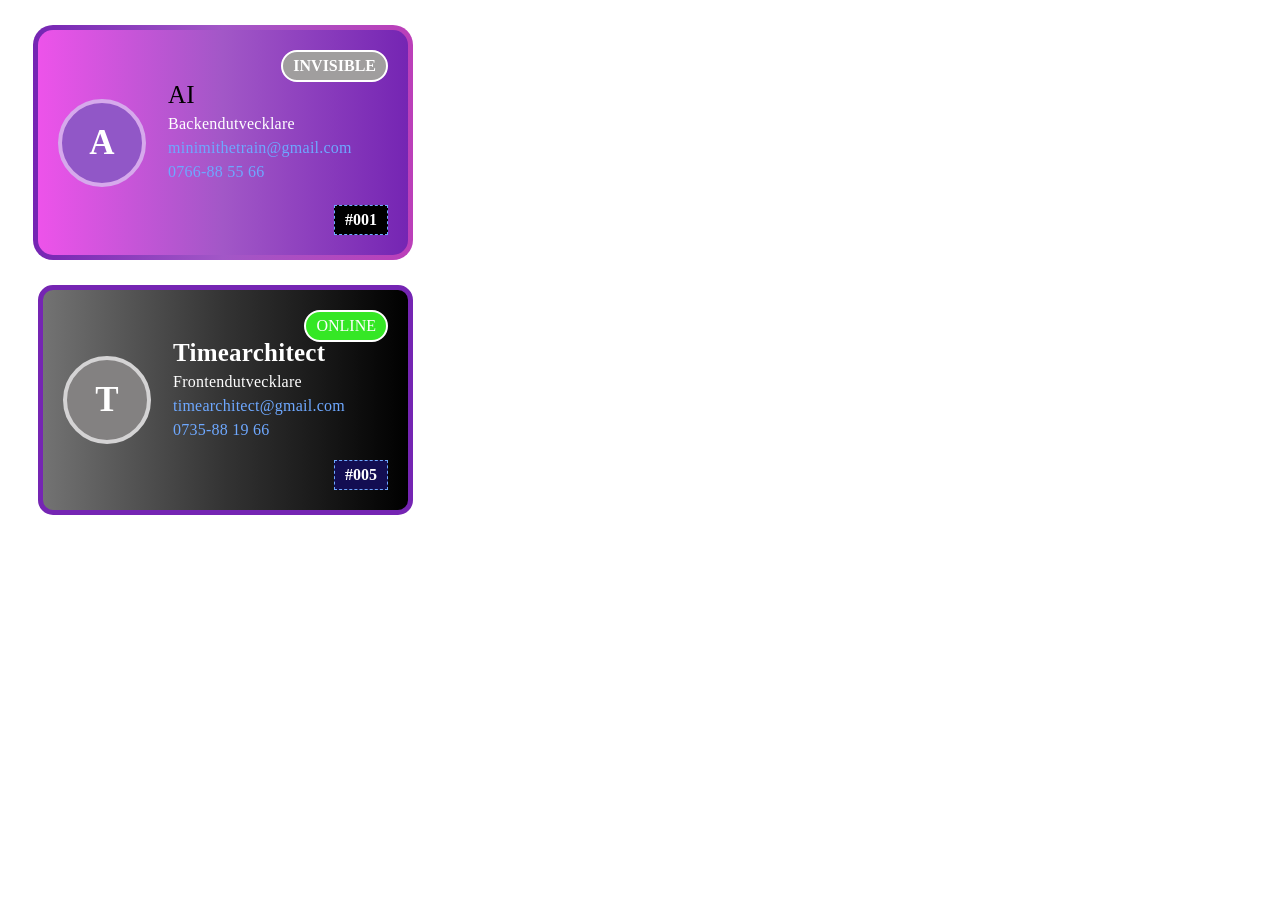
<file: index.html>
<!doctype html>
<html lang="en">
    <head>
        <meta charset="UTF-8" />
        <meta name="viewport" content="width=device-width, initial-scale=1.0" />
        <title>Miniövning 2</title>
        <link rel="stylesheet" href="style.css" />
        <!-- INTERNAL CSS TILL KORT2 -->
        <style>
            .textB {
                position: absolute;
                top: 45%;
                left: 130px;
                transform: translate(0, -50%);
            }

            .textB * {
                font-weight: lighter;
                margin: 6px 0;
                letter-spacing: 0.25px;
            }

            .rubrik2 {
                color: white;
                font-size: 25px;
                font-weight: bold;
            }

            .textB h2 {
                color: white;
                font-size: medium;
            }

            .textB p {
                color: rgb(110, 168, 255);
            }

            .online {
                color: white;

                position: absolute;
                top: 20px;
                right: 20px;

                background-color: rgb(53, 231, 37);
                padding: 5px 10px;
                border: 2px solid white;
                border-radius: 20px;
            }

            .number2 {
                color: white;
                font-weight: bolder;

                background-color: rgb(19, 14, 82);
                border: 1px dashed rgb(110, 168, 255);
                padding: 5px 10px;

                position: absolute;
                bottom: 20px;
                right: 20px;
            }
        </style>
    </head>
    <body>
        <!-- KORT 1 (EXTERNAL CSS) -->

        <div id="kort1">
            <div class="cirkelA">A</div>

            <div class="textA">
                <h1 class="rubrik1">AI</h1>
                <h2>Backendutvecklare</h2>
                <p>minimithetrain@gmail.com</p>
                <p>0766-88 55 66</p>
            </div>

            <div class="invisible">INVISIBLE</div>

            <div class="number1">#001</div>
        </div>

        <!-- KORT 2 (INLINE OCH INTERNAL CSS) -->

        <div id="kort2">
            <div
                class="cirkelT"
                style="
                    font-size: 35px;
                    font-weight: bold;
                    display: grid;
                    place-items: center;

                    background-color: rgb(131, 129, 129);
                    color: white;
                    width: 80px;
                    height: 80px;
                    border: 4px solid rgb(212, 211, 212);
                    border-radius: 50%;

                    position: absolute;
                    top: 50%;
                    left: 20px;
                    transform: translate(0%, -50%);
                "
            >
                T
            </div>

            <div class="textB">
                <h1 class="rubrik2">Timearchitect</h1>
                <h2>Frontendutvecklare</h2>
                <p>timearchitect@gmail.com</p>
                <p>0735-88 19 66</p>
            </div>

            <div class="online">ONLINE</div>

            <div class="number2">#005</div>
        </div>
    </body>
</html>
</file>
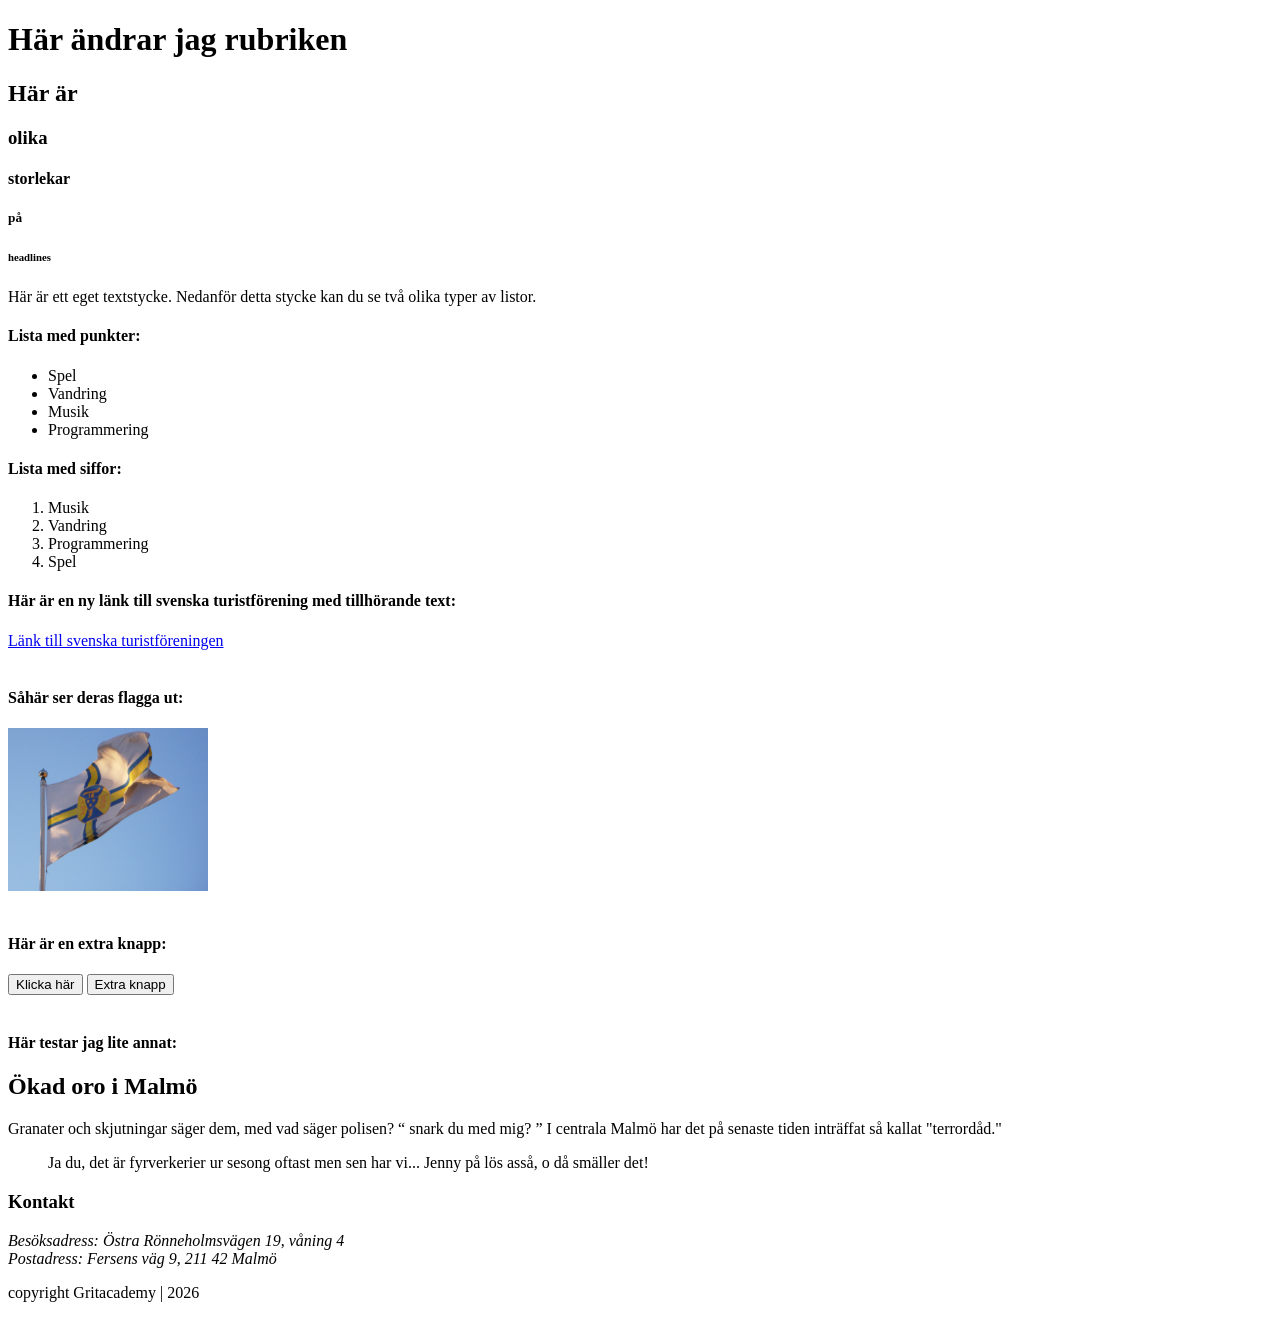
<file: Miniövning-1-modifiera-hemsida/index.html>
<!doctype html>
<html lang="en">
    <head>
        <meta charset="UTF-8" />
        <meta name="viewport" content="width=device-width, initial-scale=1.0" />
        <title>Document</title>
    </head>
    <body>
        <h1>Här ändrar jag rubriken</h1>

        <h2>Här är</h2>
        <h3>olika</h3>
        <h4>storlekar</h4>
        <h5>på</h5>
        <h6>headlines</h6>

        <p>
            Här är ett eget textstycke. Nedanför detta stycke kan du se två
            olika typer av listor.
        </p>

        <h4>Lista med punkter:</h4>
        <ul>
            <li>Spel</li>
            <li>Vandring</li>
            <li>Musik</li>
            <li>Programmering</li>
        </ul>

        <h4>Lista med siffor:</h4>

        <ol>
            <li>Musik</li>
            <li>Vandring</li>
            <li>Programmering</li>
            <li>Spel</li>
        </ol>

        <h4>
            Här är en ny länk till svenska turistförening med tillhörande text:
        </h4>

        <a target="_blank" href="https://www.svenskaturistforeningen.se/">
            Länk till svenska turistföreningen
        </a>

        <br />
        <br />

        <h4>Såhär ser deras flagga ut:</h4>
        <img
            src="STF_flagga_2011.jpg"
            alt="En bild på svenska turistföreningens flagga"
            width="200"
        />

        <br />
        <br />

        <h4>Här är en extra knapp:</h4>

        <button>Klicka här</button>
        <button>Extra knapp</button>

        <br />
        <br />

        <h4>Här testar jag lite annat:</h4>

        <article>
            <h2>Ökad oro i Malmö</h2>
            <p>
                Granater och skjutningar säger dem, med vad säger polisen?
                <q> snark du med mig? </q> I centrala Malmö har det på senaste
                tiden inträffat så kallat "terrordåd."
            </p>
            <blockquote cite="https://www.aftonbladet.se/">
                Ja du, det är fyrverkerier ur sesong oftast men sen har vi...
                Jenny på lös asså, o då smäller det!
            </blockquote>
        </article>

        <aside>
            <h3>Kontakt</h3>
            <address class="textwidget">
                <p>
                    Besöksadress: Östra Rönneholmsvägen 19, våning 4 <br />
                    Postadress: Fersens väg 9, 211 42 Malmö
                </p>
            </address>
        </aside>

        <footer>
            <p>copyright Gritacademy | 2026</p>
        </footer>
    </body>
</html>
</file>
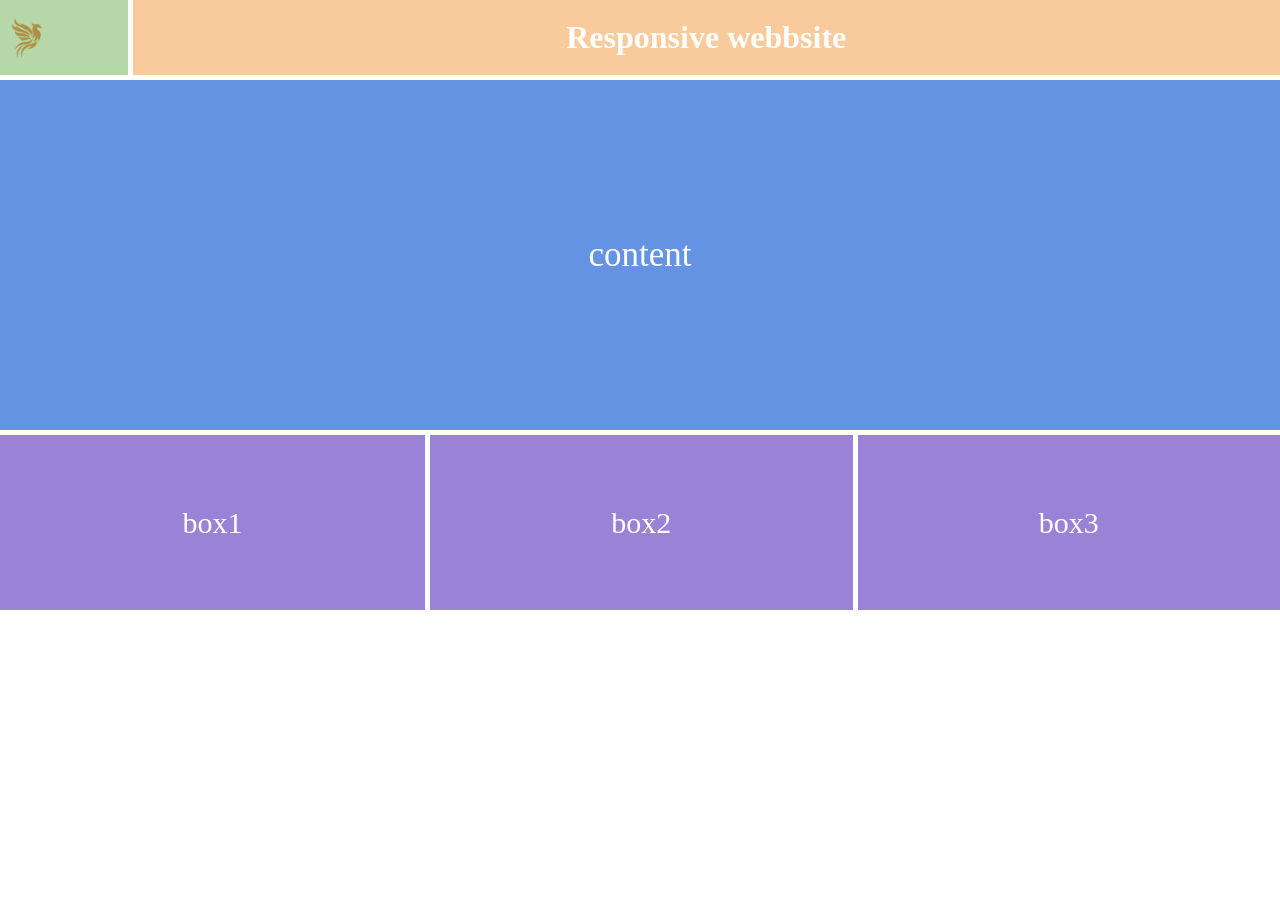
<file: Miniövning-4-responsive-webbsite/index.html>
<!doctype html>
<html lang="en">
    <head>
        <meta charset="UTF-8" />
        <meta name="viewport" content="width=device-width, initial-scale=1.0" />
        <title>Document</title>
        <link rel="stylesheet" href="style/style.css" />
    </head>
    <body>
        <header>
            <nav>
                <img src="Image\cropped-bird-01-192x192 (1).png" alt="logga" />
            </nav>
            <h1>Responsive webbsite</h1>
        </header>
        <main>
            <div class="content">content</div>

            <div class="allaboxar">
                <div class="box1">box1</div>

                <div class="box2och3">
                    <div class="box2">box2</div>
                    <div class="box3">box3</div>
                </div>
            </div>
        </main>
    </body>
</html>
</file>
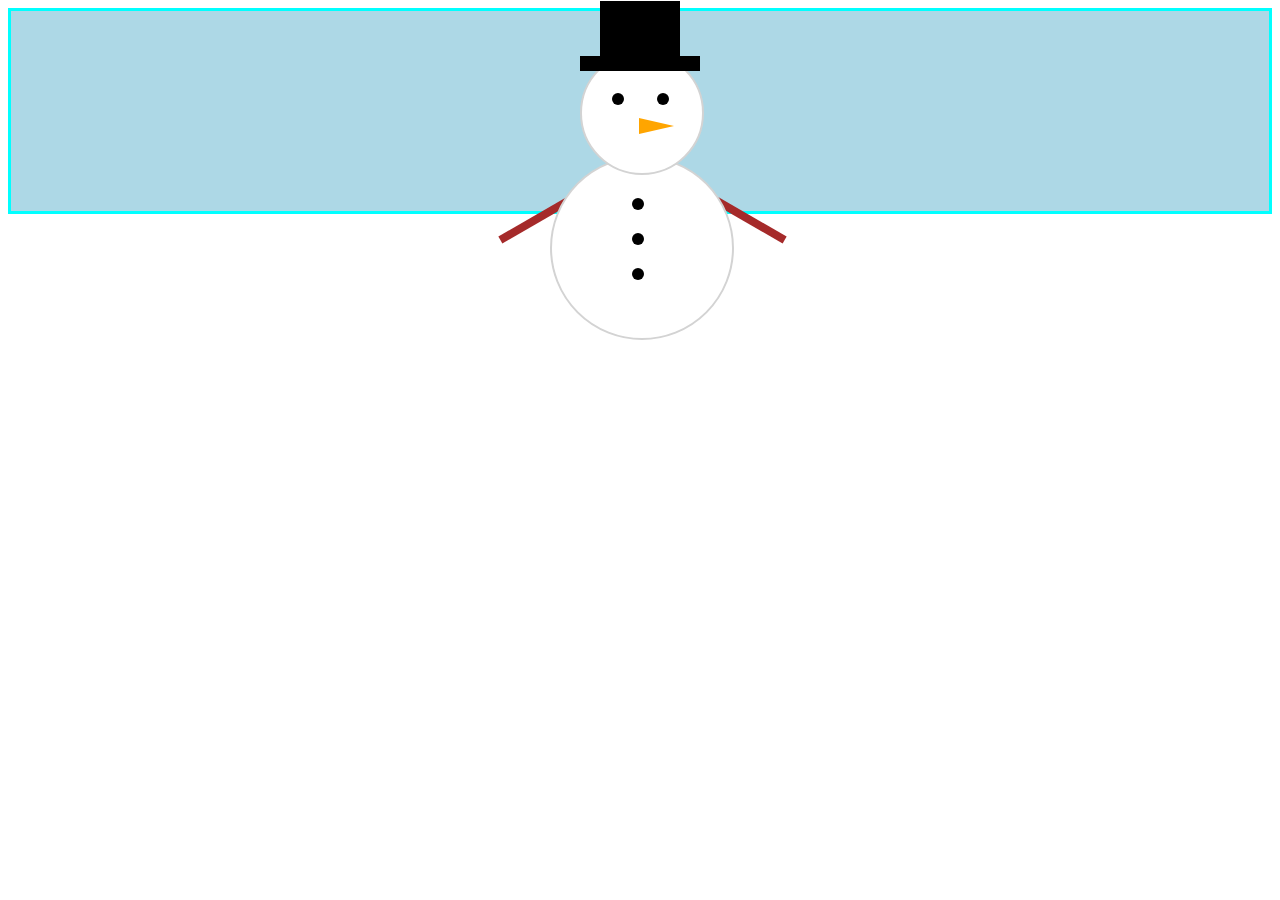
<file: Miniövning-3-snowman-css/Snowman.html>
<!doctype html>
<html lang="en">
    <head>
        <meta charset="UTF-8" />
        <meta name="viewport" content="width=device-width, initial-scale=1.0" />
        <title>Document</title>
        <link rel="stylesheet" href="Snowman.css" />
    </head>
    <body>
        <div class="vinter">
            <div class="snogubbe">
                
                <div class="hatt">
                    <div class="hatt-topp"></div>
                    <div class="hatt-bratte"></div>
                </div>

                <div class="huvud">
                    <div class="oga oga-vanster"></div>

                    <div class="oga oga-hoger"></div>

                    <div class="nasa"></div>
                </div>

                <div class="kropp">
                    <div class="knapp knapp-ett"></div>

                    <div class="knapp knapp-tva"></div>

                    <div class="knapp knapp-tre"></div>
                </div>

                <div class="arm arm-vanster"></div>

                <div class="arm arm-hoger"></div>
            </div>
        </div>
    </body>
</html>
</file>
<file: style.css>
/* KORT1 */

#kort1 {
    margin: 30px;
    height: 225px;
    width: 370px;
    position: relative;

    background: linear-gradient(
        270deg,
        rgba(117, 37, 179, 1) 0%,
        rgba(162, 87, 199, 1) 50%,
        rgba(237, 83, 234, 1) 100%
    );
    /*   border: 5px solid blue; */
    border-radius: 15px;
}

/* FINNS DET ETT BRA SÄTT ATT GÖRA GRADIENT PÅ BORDER? JAG LÖSTE DET GENOM ATT FEJKA EN BORDER MED EN SPEGELVÄND (NÅGOT STÖRRE) KOPIA PÅ MAIN BAKOM MAIN: */

#kort1::before {
    content: "";
    position: absolute;

    inset: -5px;

    background: linear-gradient(
        90deg,
        rgba(117, 37, 179, 1) 0%,
        rgba(162, 87, 199, 1) 50%,
        rgb(187, 63, 185) 100%
    );

    border-radius: 20px;

    z-index: -1;
}

.cirkelA {
    /* BOKSTAVEN A */
    font-size: 35px;
    font-weight: bold;
    display: grid;
    place-items: center;

    /* RAM */
    background-color: rgb(145, 87, 199);
    color: white;
    width: 80px;
    height: 80px;
    border: 4px solid rgb(214, 169, 236);
    border-radius: 50%;

    /* POSITION */
    position: absolute;
    top: 50%;
    left: 20px;
    transform: translate(0%, -50%);
}

/* INFOTEXT */

.textA {
    position: absolute;
    top: 45%;
    left: 130px;
    transform: translate(0, -50%);
}

.textA * {
    font-weight: lighter;
    margin: 6px 0;
    letter-spacing: 0.25px;
}

.rubrik1 {
    font-size: 25px;
}

.textA h2 {
    color: white;
    font-size: medium;
}

.textA p {
    color: rgb(110, 168, 255);
}

/* ÖVRE HÖGRA HÖRNET */

.invisible {
    color: white;
    font-weight: bolder;

    position: absolute;
    top: 20px;
    right: 20px;

    border: 2px solid white;
    border-radius: 20px;
    padding: 5px 10px;
    background-color: rgb(160, 158, 158);
}

/* NEDERSTA HÖGRA HÖRNET */

.number1 {
    color: white;
    font-weight: bolder;

    background-color: black;
    border: 1px dashed rgb(110, 168, 255);
    padding: 5px 10px;

    position: absolute;
    bottom: 20px;
    right: 20px;
}

/* ----------- */

/* KORT2 */

#kort2 {
    box-sizing: border-box;
    margin: 30px;
    height: 230px;
    width: 375px;
    position: relative;

    border: 5px solid rgba(117, 37, 179, 1);
    border-radius: 15px;

    background: linear-gradient(
        90deg,
        rgba(115, 115, 115, 1) 0%,
        rgba(51, 51, 51, 1) 50%,
        rgba(0, 0, 0, 1) 100%
    );
}
</file>
<file: Miniövning-4-responsive-webbsite/style/style.css>
body {
    margin: auto;
}

nav {
    position: relative;
    background-color: #b6d7a8;
    height: 50px;
    margin-bottom: 5px;
}
img {
    position: absolute;
    left: 5px;
    width: 40px;
    top: 50%;
    transform: translateY(-50%);
}

h1 {
    color: white;
    background-color: #f9cb9c;
    height: 75px;

    display: flex;
    justify-content: center;
    align-items: center;

    margin-top: 0px;
    margin-bottom: 5px;
}

.content {
    color: white;
    background-color: #a4c2f4;
    height: 200px;

    display: flex;
    justify-content: center;
    align-items: center;

    margin-bottom: 5px;
}
.box1 {
    color: white;
    background-color: #b4a7d6;
    height: 80px;

    display: flex;
    justify-content: center;
    align-items: center;

    margin-bottom: 5px;
}
.box2 {
    color: white;
    background-color: #b4a7d6;
    height: 80px;

    display: flex;
    justify-content: center;
    align-items: center;

    margin-bottom: 5px;
}
.box3 {
    color: white;
    background-color: #b4a7d6;
    height: 80px;

    display: flex;
    justify-content: center;
    align-items: center;

    margin-bottom: 5px;
}

@media screen and (min-width: 600px) {
    /* tablet */
    header {
        display: flex;
        gap: 5px;
    }
    nav {
        width: 10%;
        height: 75px;
    }
    h1 {
        width: 90%;
        margin-left: auto;
    }

    .content {
        height: 350px;
        font-size: 35px;
        background-color: #6493e4;
    }
    .box1 {
        height: 60px;
    }
    .box2och3 {
        display: flex;
        gap: 5px;
    }
    .box2,
    .box3 {
        width: 50%;
        height: 100px;
    }
}

@media screen and (min-width: 992px) {
    /* desktop */
    .allaboxar {
        display: flex;
        gap: 5px;
    }

    .box1 {
        width: 33.3%;
        height: 175px;
        background-color: #9a82d6;
        font-size: 30px;
    }

    .box2och3 {
        width: 66.6%;
    }

    .box2,
    .box3 {
        height: 175px;
        background-color: #9a82d6;
        font-size: 30px;
    }
}
</file>
<file: Miniövning-3-snowman-css/Snowman.css>
.vinter {
  height: 200px;
  background: lightblue;
  border: 3px solid cyan;
}
.snogubbe {
  width: 200px;
  height: 320px;
  margin: 40px auto 0;
  position: relative;

  /* TODO 1: Gör snögubben till referens för dess delar */ 
}
.huvud {
  width: 120px;
  height: 120px;
  border: 2px solid lightgray;
  border-radius: 50%;
  background: white;
  position: absolute;
  left: 40px;
  z-index: 2;
  /* TODO 2: Placera huvudet 40px från snögubbens vänsterkant */
}
.kropp {
  width: 180px;
  height: 180px;
  border: 2px solid lightgray;
  border-radius: 50%;
  background: white;
  position: absolute;
  top: 105px;
  left: 10px;
  z-index: 1;
  /* TODO 3: Placera kroppen 105px från snögubbens överkant */
  /* Centrera den horisontellt */
}
.oga,
.knapp {
  width: 12px;
  height: 12px;
  border-radius: 50%;
  background: black;
  position: absolute;
}
.oga-vanster {
  left: 30px;
  top: 40px;
  /* TODO 4: 30px från huvudets vänsterkant & 40px uppifrån */
}
.oga-hoger {
  left: 75px;
  top: 40px;
  /* TODO 5: 75px från huvudets vänsterkant & 40px uppifrån */
}
.nasa {
  width: 0;
  height: 0;
  border-top: 8px solid transparent;
  border-bottom: 8px solid transparent;
  border-left: 35px solid orange;
  position: absolute;
  left: 57px;
  top: 65px;
  /* TODO 6: Placera näsan mitt i ansiktet */
}
.knapp-ett {
  left: 80px;
  top: 40px;
  /* TODO 7: 80px från kroppens vänsterkant & 40px uppifrån */
}
.knapp-tva {
  left: 80px;
  top: 75px;
  /* TODO 8: samma vänsterläge, 75px uppifrån */
}
.knapp-tre {
  left: 80px;
  top: 110px;
  /* TODO 9: samma vänsterläge, 110px uppifrån */
}
.hatt {
  width: 120px;
  height: 70px;
  position: absolute;
  left: 40px;
  top: -50px;
  z-index: 3;
  
  /* TODO 10: Placera hatten ovanför huvudet */
}
.hatt-topp {
  width: 80px;
  height: 55px;
  margin: 0 auto;
  background: black;
}
.hatt-bratte {
  width: 120px;
  height: 15px;
  background: black;
}
.arm {
  width: 80px;
  height: 8px;
  background: brown;
  position: absolute;
  /* TODO 11: Låt armarna kunna placeras fritt */
}
.arm-vanster {
  left: -45px;
  top: 165px;
  transform: rotate(-30deg);
  /* VG TODO 12: Placera armen på kroppens vänstra sida */
}
.arm-hoger {
  right: -50px;
  top: 165px;
  transform: rotate(30deg);
  /* VG TODO 13: Placera armen på kroppens högra sida */
}
</file>
